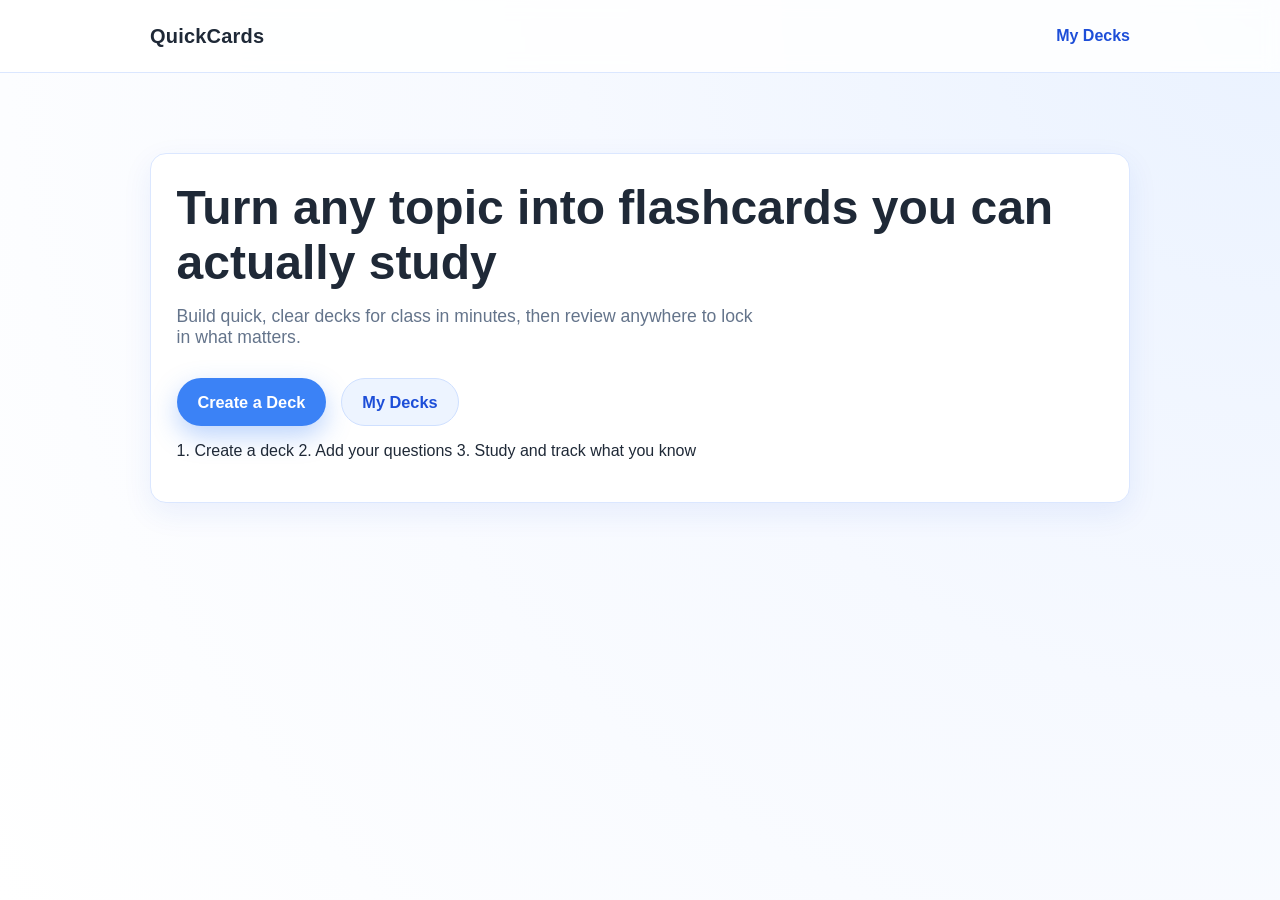
<file: index.html>
<!doctype html>
<html lang="en">
  <head>
    <meta charset="UTF-8" />
    <meta name="viewport" content="width=device-width, initial-scale=1.0" />
    <title>QuickCard – Study Smarter</title>
    <meta name="description" content="Create flashcard decks and study them anywhere. No sign-up needed." />
    <link rel="icon" type="image/svg+xml" href="./favicon.svg" />
    <link rel="stylesheet" href="styles.css" />
  </head>
  <body>
    <header class="site-header">
      <div class="container nav">
        <a class="brand" href="./index.html">QuickCards</a>
        <a class="nav-link" href="./decks/index.html">My Decks</a>
      </div>
    </header>

    <main class="hero">
      <section class="container hero-card">
        <h1>Turn any topic into flashcards you can actually study</h1>
        <p class="subtext">
          Build quick, clear decks for class in minutes, then review anywhere to lock in what matters.
        </p>
        <div class="actions hero-actions">
          <a class="btn btn-primary" href="./create/index.html">Create a Deck</a>
          <a class="btn btn-secondary" href="./decks/index.html">My Decks</a>
        </div>
        <p class="how-it-works">1. Create a deck  2. Add your questions  3. Study and track what you know</p>
      </section>
    </main>
  </body>
</html>
</file>
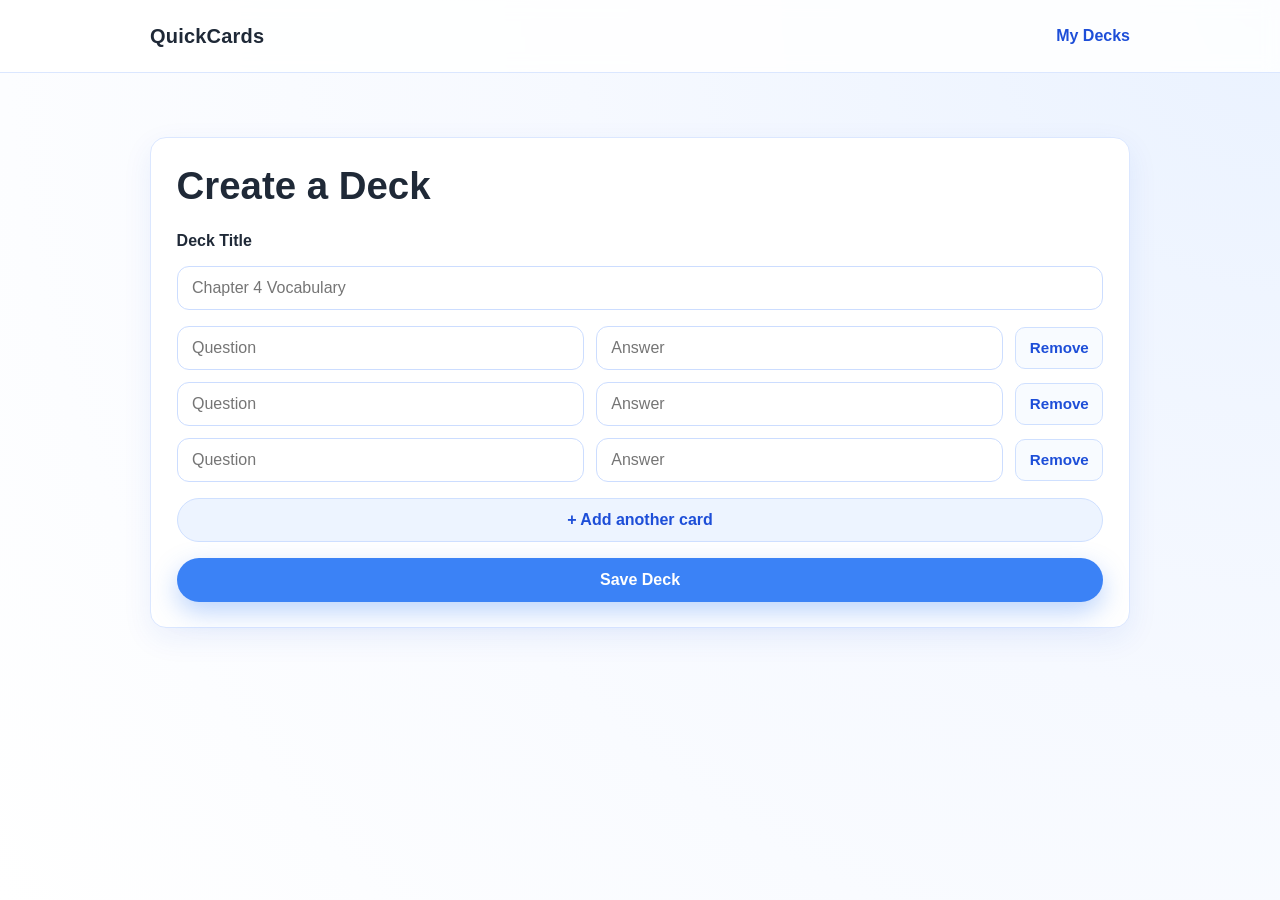
<file: create/index.html>
<!doctype html>
<html lang="en">
  <head>
    <meta charset="UTF-8" />
    <meta name="viewport" content="width=device-width, initial-scale=1.0" />
    <title>Create a Deck – QuickCards – Study Smarter</title>
    <meta name="description" content="Create flashcard decks and study them anywhere. No sign-up needed." />
    <link rel="icon" type="image/svg+xml" href="../favicon.svg" />
    <link rel="stylesheet" href="../styles.css" />
  </head>
  <body>
    <header class="site-header">
      <div class="container nav">
        <a class="brand" href="../index.html">QuickCards</a>
        <a class="nav-link" href="../decks/index.html">My Decks</a>
      </div>
    </header>

    <main class="page-main">
      <section class="container placeholder-card">
        <h1>Create a Deck</h1>
        <form id="create-deck-form" class="deck-form" novalidate>
          <label class="field-label" for="deck-title">Deck Title</label>
          <input
            id="deck-title"
            class="text-input"
            type="text"
            placeholder="Chapter 4 Vocabulary"
            autocomplete="off"
          />

          <div id="flashcard-rows" class="flashcard-rows" aria-live="polite"></div>

          <button id="add-card" type="button" class="btn btn-secondary">+ Add another card</button>

          <p id="form-error" class="form-error" hidden></p>

          <button type="submit" class="btn btn-primary">Save Deck</button>
        </form>
      </section>
    </main>
    <script type="module" src="../scripts/create-page.js"></script>
  </body>
</html>
</file>
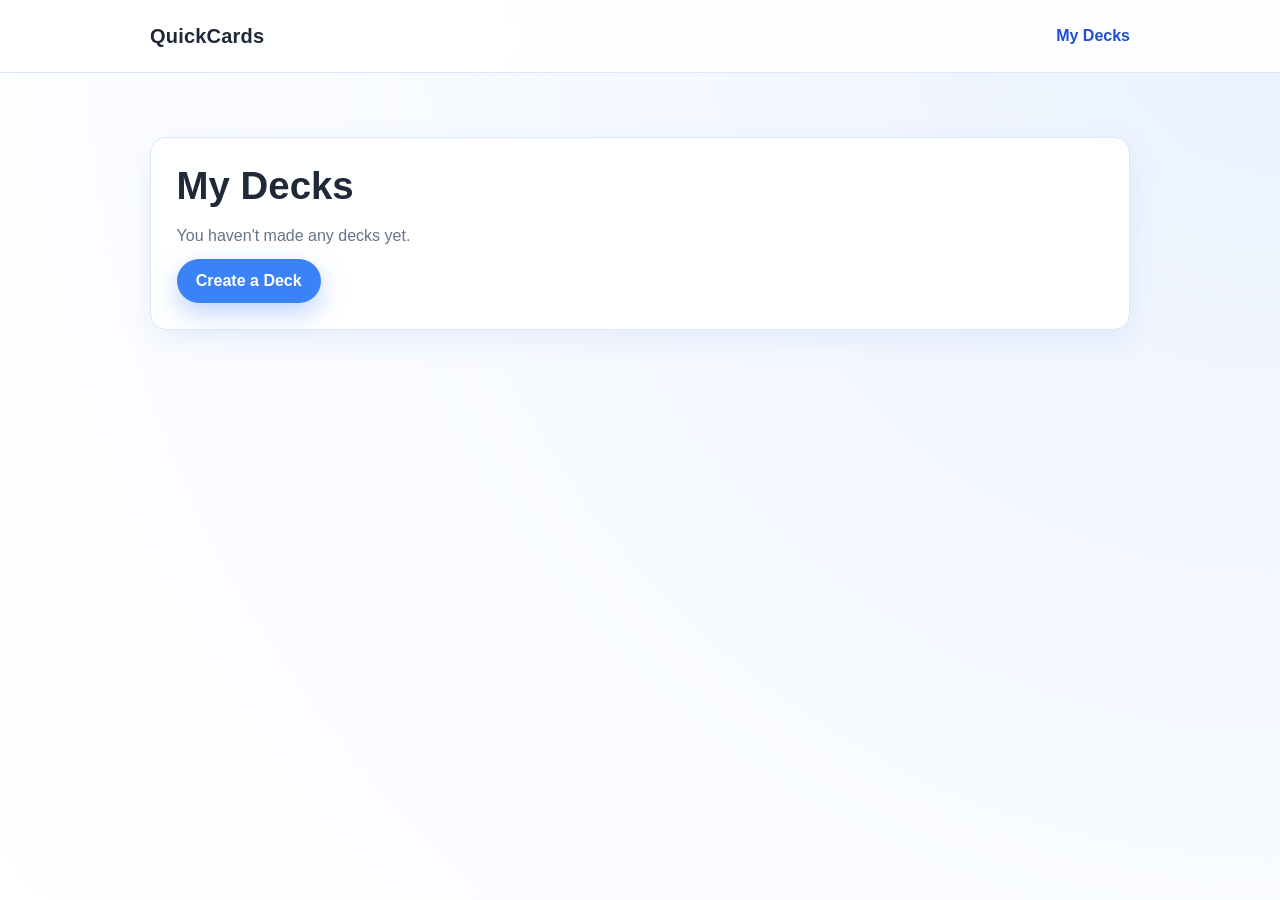
<file: decks/index.html>
<!doctype html>
<html lang="en">
  <head>
    <meta charset="UTF-8" />
    <meta name="viewport" content="width=device-width, initial-scale=1.0" />
    <title>My Decks – QuickCards – Study Smarter</title>
    <meta name="description" content="Create flashcard decks and study them anywhere. No sign-up needed." />
    <link rel="icon" type="image/svg+xml" href="../favicon.svg" />
    <link rel="stylesheet" href="../styles.css" />
  </head>
  <body>
    <header class="site-header">
      <div class="container nav">
        <a class="brand" href="../index.html">QuickCards</a>
        <a class="nav-link" href="./index.html">My Decks</a>
      </div>
    </header>

    <main class="page-main">
      <section class="container placeholder-card">
        <h1>My Decks</h1>
        <p id="decks-loading" class="loading-text">Loading your decks...</p>
        <div id="empty-state" class="empty-state" hidden>
          <p>You haven't made any decks yet.</p>
          <a class="btn btn-primary" href="../create/index.html">Create a Deck</a>
        </div>
        <section id="deck-list" class="deck-list" hidden aria-label="Saved decks"></section>
      </section>
    </main>
    <script type="module" src="../scripts/decks-page.js"></script>
  </body>
</html>
</file>
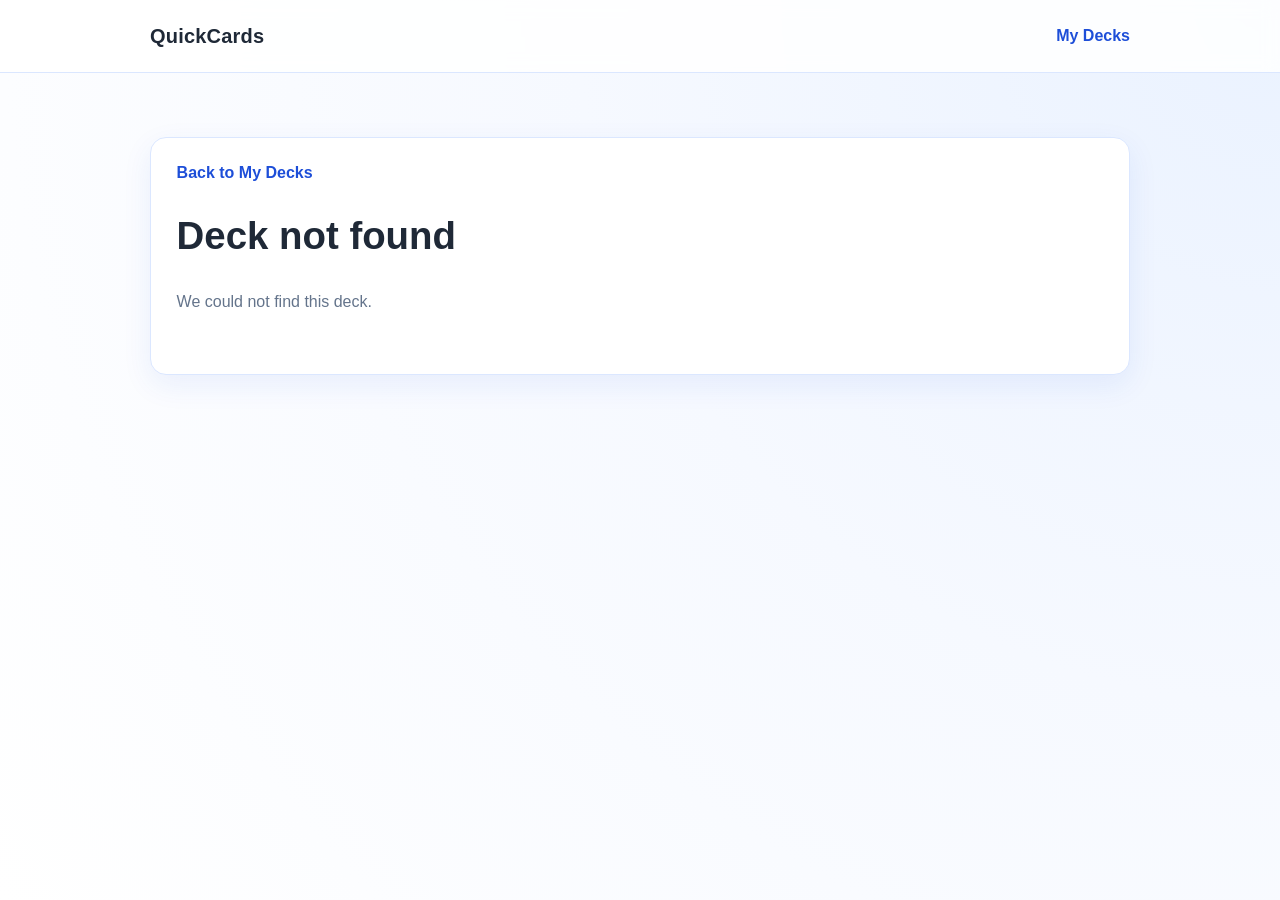
<file: decks/deck/index.html>
<!doctype html>
<html lang="en">
  <head>
    <meta charset="UTF-8" />
    <meta name="viewport" content="width=device-width, initial-scale=1.0" />
    <title>Deck Details – QuickCards – Study Smarter</title>
    <meta name="description" content="Create flashcard decks and study them anywhere. No sign-up needed." />
    <link rel="icon" type="image/svg+xml" href="../../favicon.svg" />
    <link rel="stylesheet" href="../../styles.css" />
  </head>
  <body>
    <header class="site-header">
      <div class="container nav">
        <a class="brand" href="../../index.html">QuickCards</a>
        <a class="nav-link" href="../index.html">My Decks</a>
      </div>
    </header>

    <main class="page-main">
      <section class="container placeholder-card detail-shell">
        <a href="../index.html" class="back-link">Back to My Decks</a>
        <div class="detail-header-row">
          <h1 id="deck-title">Deck</h1>
          <a id="edit-link" class="btn btn-secondary" href="#">Edit Deck</a>
        </div>

        <p id="detail-loading" class="loading-text">Loading this deck...</p>

        <div id="detail-empty" class="empty-state" hidden>
          <p>This deck has no cards yet.</p>
        </div>

        <ul id="flashcard-list" class="detail-list"></ul>

        <div class="actions detail-actions">
          <a id="study-link" class="btn btn-primary" href="#">Study This Deck</a>
        </div>
      </section>
    </main>

    <script type="module" src="../../scripts/deck-detail-page.js"></script>
  </body>
</html>
</file>
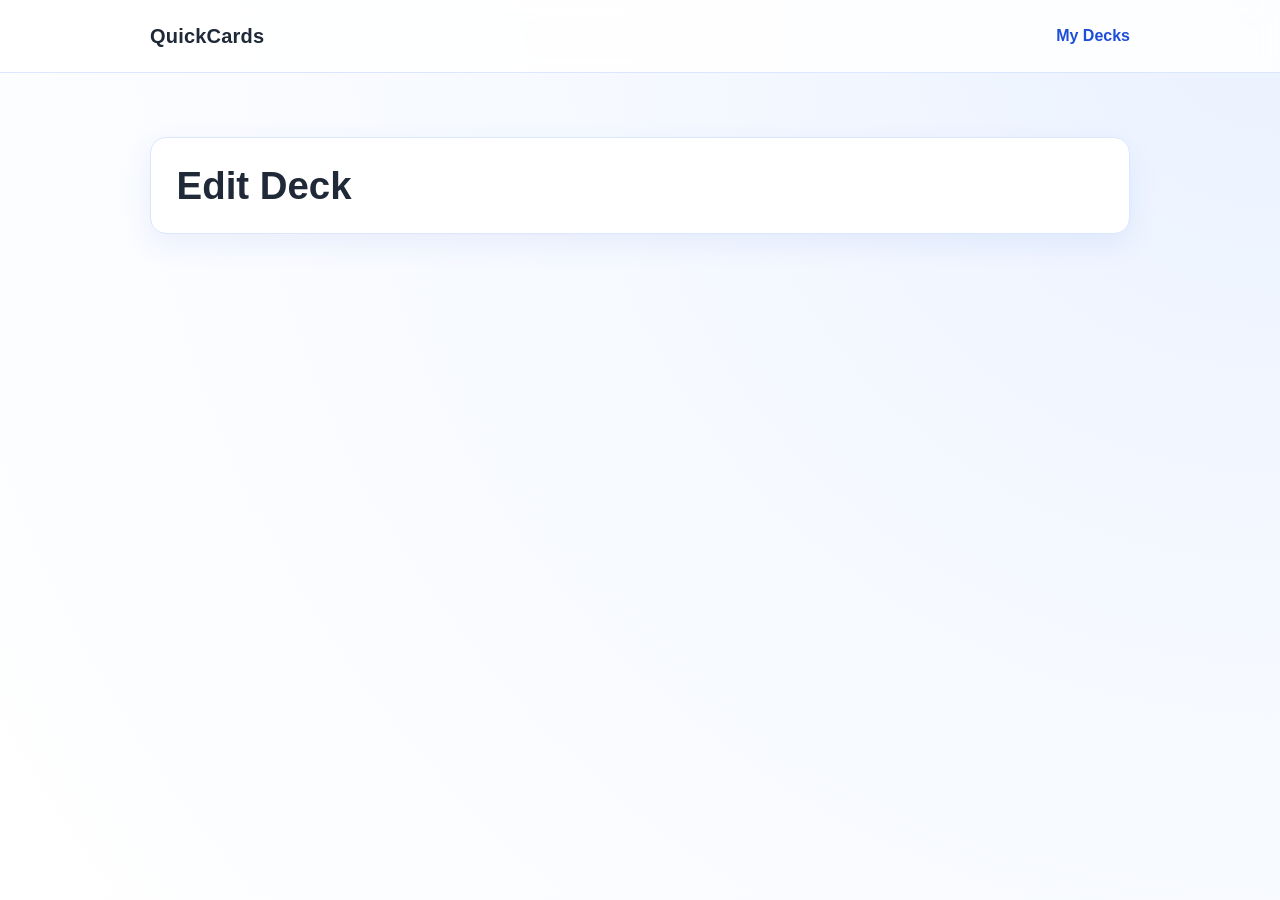
<file: decks/edit/index.html>
<!doctype html>
<html lang="en">
  <head>
    <meta charset="UTF-8" />
    <meta name="viewport" content="width=device-width, initial-scale=1.0" />
    <title>Edit Deck – QuickCards – Study Smarter</title>
    <meta name="description" content="Create flashcard decks and study them anywhere. No sign-up needed." />
    <link rel="icon" type="image/svg+xml" href="/favicon.svg" />
    <link rel="stylesheet" href="../../styles.css" />
  </head>
  <body>
    <header class="site-header">
      <div class="container nav">
        <a class="brand" href="/">QuickCards</a>
        <a class="nav-link" href="/decks">My Decks</a>
      </div>
    </header>

    <main class="page-main">
      <section class="container placeholder-card">
        <h1>Edit Deck</h1>
        <p id="edit-loading" class="loading-text">Loading this deck...</p>
        <form id="edit-deck-form" class="deck-form" novalidate>
          <label class="field-label" for="deck-title">Deck Title</label>
          <input
            id="deck-title"
            class="text-input"
            type="text"
            placeholder="Chapter 4 Vocabulary"
            autocomplete="off"
          />

          <div id="flashcard-rows" class="flashcard-rows" aria-live="polite"></div>

          <button id="add-card" type="button" class="btn btn-secondary">+ Add another card</button>

          <p id="form-error" class="form-error" hidden></p>

          <div class="actions form-actions">
            <button type="submit" class="btn btn-primary">Save Changes</button>
            <a id="cancel-link" class="btn btn-secondary" href="/decks">Cancel</a>
          </div>
        </form>
      </section>
    </main>

    <script type="module" src="../../scripts/edit-page.js"></script>
  </body>
</html>
</file>
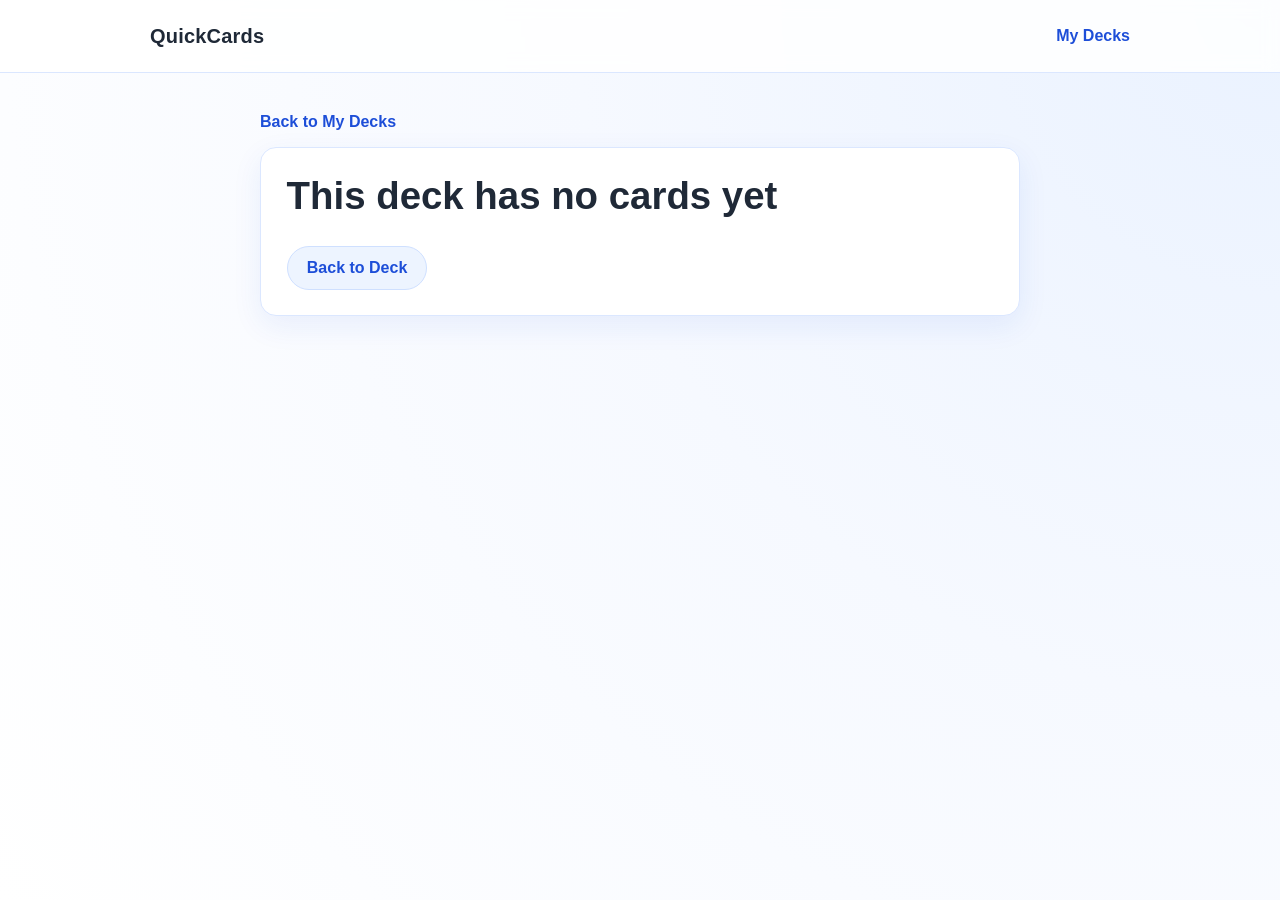
<file: decks/study/index.html>
<!doctype html>
<html lang="en">
  <head>
    <meta charset="UTF-8" />
    <meta name="viewport" content="width=device-width, initial-scale=1.0" />
    <title>Study Deck – QuickCards – Study Smarter</title>
    <meta name="description" content="Create flashcard decks and study them anywhere. No sign-up needed." />
    <link rel="icon" type="image/svg+xml" href="/favicon.svg" />
    <link rel="stylesheet" href="../../styles.css" />
  </head>
  <body>
    <header class="site-header">
      <div class="container nav">
        <a class="brand" href="/">QuickCards</a>
        <a class="nav-link" href="/decks">My Decks</a>
      </div>
    </header>

    <main class="page-main study-main">
      <section class="container study-shell" id="study-shell">
        <a id="study-back-link" href="/decks" class="back-link">Back to My Decks</a>

        <p id="study-loading" class="loading-text">Loading your study session...</p>

        <div id="study-empty" class="placeholder-card" hidden>
          <h1 class="study-title">This deck has no cards yet</h1>
          <div class="actions">
            <a id="empty-back-link" class="btn btn-secondary" href="#">Back to Deck</a>
          </div>
        </div>

        <div id="study-session" hidden>
          <p id="study-progress" class="study-progress">Card 1 of 1</p>

          <h1 id="study-deck-title" class="study-title">Study Deck</h1>

          <button id="flashcard" class="study-card" type="button" aria-label="Flip card">
            <span class="study-card-inner" id="study-card-inner">
              <span class="study-card-face study-card-front">
                <span class="study-label">Question</span>
                <span id="study-question" class="study-text"></span>
              </span>
              <span class="study-card-face study-card-back">
                <span class="study-label">Answer</span>
                <span id="study-answer" class="study-text"></span>
              </span>
            </span>
          </button>

          <p class="study-hint">Tap the card to flip. Press Enter or Space to flip with keyboard.</p>

          <div id="study-actions" class="actions study-actions" hidden>
            <button id="knew-it" class="btn btn-primary" type="button">I knew it</button>
            <button id="did-not-know" class="btn btn-secondary" type="button">I didn't know it</button>
          </div>
        </div>

        <div id="study-summary" class="placeholder-card study-summary" hidden>
          <h1 class="study-title" id="summary-line">You knew 0 out of 0 cards</h1>
          <div class="actions study-actions">
            <button id="study-again" class="btn btn-primary" type="button">Study Again</button>
            <a class="btn btn-secondary" href="/decks">Back to My Decks</a>
          </div>
        </div>
      </section>
    </main>

    <script type="module" src="../../scripts/study-page.js"></script>
  </body>
</html>
</file>
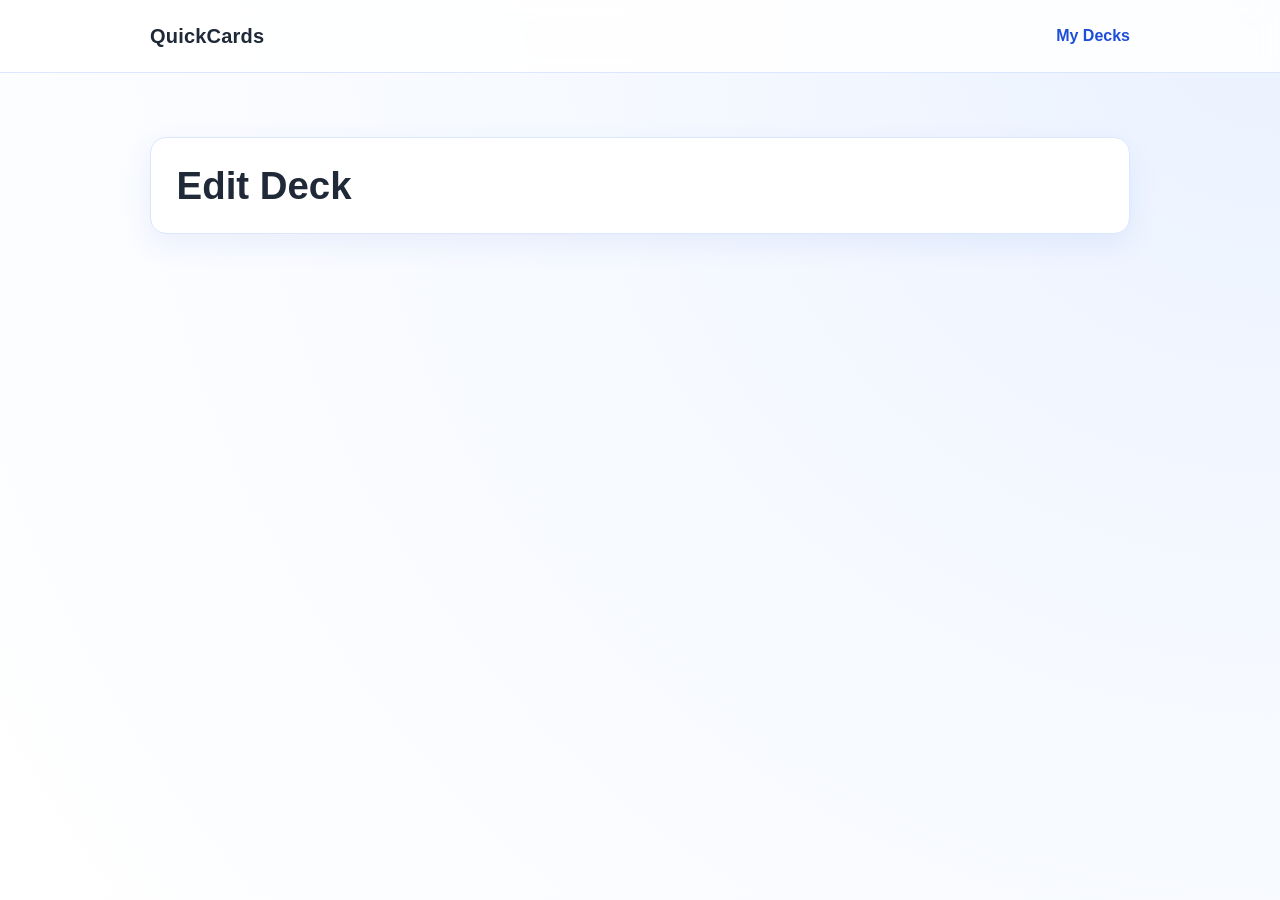
<file: decks/deck/edit/index.html>
<!doctype html>
<html lang="en">
  <head>
    <meta charset="UTF-8" />
    <meta name="viewport" content="width=device-width, initial-scale=1.0" />
    <title>Edit Deck – QuickCards – Study Smarter</title>
    <meta name="description" content="Create flashcard decks and study them anywhere. No sign-up needed." />
    <link rel="icon" type="image/svg+xml" href="../../../favicon.svg" />
    <link rel="stylesheet" href="../../../styles.css" />
  </head>
  <body>
    <header class="site-header">
      <div class="container nav">
        <a class="brand" href="../../../index.html">QuickCards</a>
        <a class="nav-link" href="../../index.html">My Decks</a>
      </div>
    </header>

    <main class="page-main">
      <section class="container placeholder-card">
        <h1>Edit Deck</h1>
        <p id="edit-loading" class="loading-text">Loading this deck...</p>
        <form id="edit-deck-form" class="deck-form" novalidate>
          <label class="field-label" for="deck-title">Deck Title</label>
          <input
            id="deck-title"
            class="text-input"
            type="text"
            placeholder="Chapter 4 Vocabulary"
            autocomplete="off"
          />

          <div id="flashcard-rows" class="flashcard-rows" aria-live="polite"></div>

          <button id="add-card" type="button" class="btn btn-secondary">+ Add another card</button>

          <p id="form-error" class="form-error" hidden></p>

          <div class="actions form-actions">
            <button type="submit" class="btn btn-primary">Save Changes</button>
            <a id="cancel-link" class="btn btn-secondary" href="../../index.html">Cancel</a>
          </div>
        </form>
      </section>
    </main>

    <script type="module" src="../../../scripts/edit-page.js"></script>
  </body>
</html>
</file>
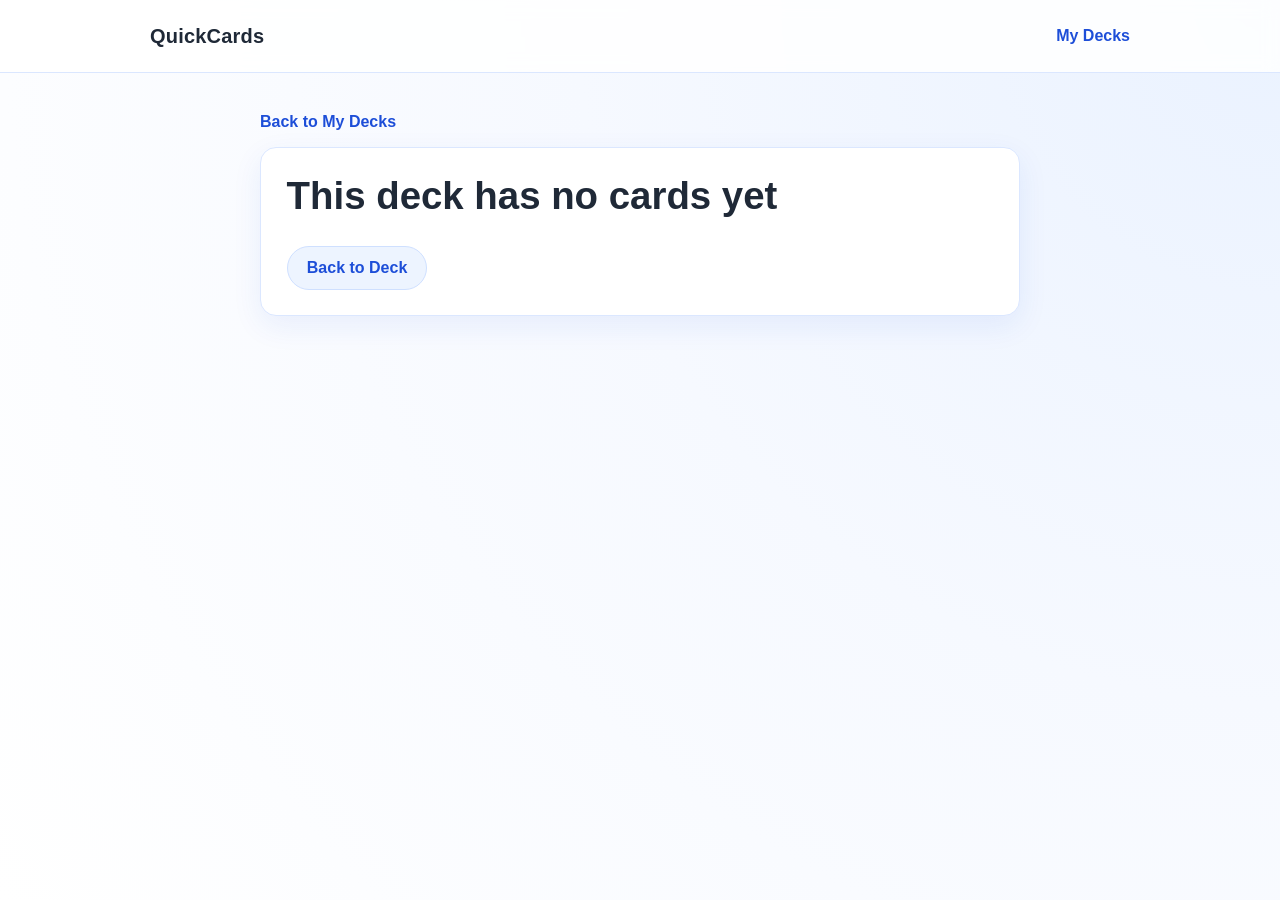
<file: decks/deck/study/index.html>
<!doctype html>
<html lang="en">
  <head>
    <meta charset="UTF-8" />
    <meta name="viewport" content="width=device-width, initial-scale=1.0" />
    <title>Study Deck – QuickCards – Study Smarter</title>
    <meta name="description" content="Create flashcard decks and study them anywhere. No sign-up needed." />
    <link rel="icon" type="image/svg+xml" href="../../../favicon.svg" />
    <link rel="stylesheet" href="../../../styles.css" />
  </head>
  <body>
    <header class="site-header">
      <div class="container nav">
        <a class="brand" href="../../../index.html">QuickCards</a>
        <a class="nav-link" href="../../index.html">My Decks</a>
      </div>
    </header>

    <main class="page-main study-main">
      <section class="container study-shell" id="study-shell">
        <a id="study-back-link" href="../../index.html" class="back-link">Back to My Decks</a>

        <p id="study-loading" class="loading-text">Loading your study session...</p>

        <div id="study-empty" class="placeholder-card" hidden>
          <h1 class="study-title">This deck has no cards yet</h1>
          <div class="actions">
            <a id="empty-back-link" class="btn btn-secondary" href="#">Back to Deck</a>
          </div>
        </div>

        <div id="study-session" hidden>
          <p id="study-progress" class="study-progress">Card 1 of 1</p>

          <h1 id="study-deck-title" class="study-title">Study Deck</h1>

          <button id="flashcard" class="study-card" type="button" aria-label="Flip card">
            <span class="study-card-inner" id="study-card-inner">
              <span class="study-card-face study-card-front">
                <span class="study-label">Question</span>
                <span id="study-question" class="study-text"></span>
              </span>
              <span class="study-card-face study-card-back">
                <span class="study-label">Answer</span>
                <span id="study-answer" class="study-text"></span>
              </span>
            </span>
          </button>

          <p class="study-hint">Tap the card to flip. Press Enter or Space to flip with keyboard.</p>

          <div id="study-actions" class="actions study-actions" hidden>
            <button id="knew-it" class="btn btn-primary" type="button">I knew it</button>
            <button id="did-not-know" class="btn btn-secondary" type="button">I didn't know it</button>
          </div>
        </div>

        <div id="study-summary" class="placeholder-card study-summary" hidden>
          <h1 class="study-title" id="summary-line">You knew 0 out of 0 cards</h1>
          <div class="actions study-actions">
            <button id="study-again" class="btn btn-primary" type="button">Study Again</button>
            <a class="btn btn-secondary" href="../../index.html">Back to My Decks</a>
          </div>
        </div>
      </section>
    </main>

    <script type="module" src="../../../scripts/study-page.js"></script>
  </body>
</html>
</file>
<file: styles.css>
:root {
  --accent: #3b82f6;
  --accent-dark: #1d4ed8;
  --bg: #f6f9ff;
  --surface: #ffffff;
  --text: #1f2937;
  --muted: #64748b;
  --border: #dbe7ff;
  --radius-lg: 16px;
  --radius-md: 12px;
  --shadow: 0 10px 30px rgba(29, 78, 216, 0.08);
}

* {
  box-sizing: border-box;
}

[hidden] {
  display: none !important;
}

body {
  margin: 0;
  font-family: "Avenir Next", "Nunito", "Segoe UI", sans-serif;
  color: var(--text);
  background: radial-gradient(circle at top right, #eaf2ff 0%, var(--bg) 45%, #ffffff 100%);
  min-height: 100vh;
}

.container {
  width: min(100% - 2rem, 980px);
  margin: 0 auto;
}

.site-header {
  position: sticky;
  top: 0;
  backdrop-filter: blur(8px);
  background: rgba(255, 255, 255, 0.86);
  border-bottom: 1px solid var(--border);
  z-index: 10;
}

.nav {
  display: flex;
  align-items: center;
  justify-content: space-between;
  gap: 0.75rem;
  min-height: 72px;
}

.brand {
  font-weight: 800;
  letter-spacing: 0.2px;
  font-size: 1.25rem;
  text-decoration: none;
  color: var(--text);
}

.nav-link {
  text-decoration: none;
  color: var(--accent-dark);
  font-weight: 700;
}

.nav-link:hover,
.brand:hover {
  opacity: 0.85;
}

.hero {
  padding: 5rem 0 3.5rem;
}

.hero-card,
.placeholder-card {
  background: var(--surface);
  border: 1px solid var(--border);
  border-radius: var(--radius-lg);
  box-shadow: var(--shadow);
  padding: clamp(1.25rem, 2vw, 2.5rem);
}

.hero h1 {
  margin: 0;
  font-size: clamp(1.8rem, 5vw, 3rem);
  line-height: 1.15;
}

.subtext {
  margin-top: 1rem;
  color: var(--muted);
  font-size: clamp(1rem, 2.2vw, 1.1rem);
  max-width: 60ch;
}

.actions {
  margin-top: 1.75rem;
  display: flex;
  gap: 0.9rem;
  flex-wrap: wrap;
}

.hero-actions {
  margin-top: 1.9rem;
}

.hero-actions .btn {
  font-size: 1.02rem;
  min-height: 48px;
  padding: 0.82rem 1.3rem;
}

.btn {
  border: 0;
  border-radius: 999px;
  min-height: 44px;
  padding: 0.75rem 1.2rem;
  font-size: 1rem;
  font-weight: 700;
  text-decoration: none;
  display: inline-flex;
  align-items: center;
  justify-content: center;
  transition: transform 120ms ease, box-shadow 120ms ease, background-color 120ms ease;
}

.btn-primary {
  background: var(--accent);
  color: #fff;
  box-shadow: 0 10px 26px rgba(59, 130, 246, 0.34);
}

.btn-secondary {
  background: #edf4ff;
  color: var(--accent-dark);
  border: 1px solid #cfe0ff;
}

.btn:hover {
  transform: translateY(-1px);
}

.page-main {
  padding: 4rem 0 2rem;
}

.placeholder-card h1 {
  margin: 0;
  font-size: clamp(1.6rem, 4.5vw, 2.4rem);
}

.deck-form {
  margin-top: 1.5rem;
  display: grid;
  gap: 1rem;
}

.field-label {
  font-weight: 700;
}

.text-input {
  width: 100%;
  border: 1px solid #ccddff;
  border-radius: var(--radius-md);
  padding: 0.75rem 0.9rem;
  font-size: 1rem;
  color: var(--text);
  background: #fff;
}

.text-input:focus {
  outline: 2px solid #c3dbff;
  border-color: var(--accent);
}

.flashcard-rows {
  display: grid;
  gap: 0.75rem;
}

.flashcard-row {
  display: grid;
  grid-template-columns: 1fr 1fr auto;
  gap: 0.75rem;
  align-items: center;
}

.btn-ghost {
  border: 1px solid #cfe0ff;
  background: #f8fbff;
  color: var(--accent-dark);
}

.btn-small {
  border-radius: 10px;
  min-height: 42px;
  padding: 0.62rem 0.85rem;
  font-size: 0.95rem;
}

.btn-danger {
  border-color: #ffd0d0;
  color: #b42318;
  background: #fff7f7;
}

.form-error {
  margin: 0;
  color: #b42318;
  background: #fff4f4;
  border: 1px solid #ffd3d3;
  border-radius: var(--radius-md);
  padding: 0.7rem 0.8rem;
  font-weight: 600;
}

.empty-state {
  margin-top: 1.2rem;
  display: grid;
  justify-items: start;
  gap: 0.9rem;
}

.empty-state p {
  margin: 0;
  color: var(--muted);
}

.deck-list {
  margin-top: 1.2rem;
  display: grid;
  gap: 1rem;
  grid-template-columns: repeat(auto-fit, minmax(240px, 1fr));
}

.deck-card {
  border: 1px solid var(--border);
  border-radius: var(--radius-md);
  padding: 0.95rem;
  background: #fbfdff;
}

.deck-card-top {
  display: flex;
  justify-content: space-between;
  gap: 0.75rem;
  align-items: flex-start;
}

.deck-link {
  text-decoration: none;
  color: var(--text);
  font-weight: 800;
  line-height: 1.25;
}

.deck-link:hover {
  color: var(--accent-dark);
}

.deck-count {
  margin: 0.85rem 0 0;
  color: var(--muted);
  font-size: 0.95rem;
}

.back-link {
  display: inline-block;
  color: var(--accent-dark);
  text-decoration: none;
  font-weight: 700;
  margin-bottom: 1rem;
}

.back-link:hover {
  opacity: 0.9;
}

.detail-shell {
  display: grid;
  gap: 1rem;
}

.detail-header-row {
  display: flex;
  align-items: flex-start;
  justify-content: space-between;
  gap: 0.9rem;
  flex-wrap: wrap;
}

.detail-header-row h1 {
  margin: 0;
}

.detail-list {
  list-style: none;
  margin: 0;
  padding: 0;
  display: grid;
  gap: 0.8rem;
}

.detail-item {
  background: #fbfdff;
  border: 1px solid var(--border);
  border-radius: var(--radius-md);
  padding: 0.85rem 0.9rem;
}

.detail-question,
.detail-answer {
  margin: 0;
}

.detail-question {
  font-weight: 800;
}

.detail-answer {
  margin-top: 0.45rem;
  color: var(--muted);
}

.detail-question,
.detail-answer,
.study-text,
.subtext,
.deck-link {
  overflow-wrap: anywhere;
}

.detail-actions {

.how-it-works {
  margin: 1.2rem 0 0;
  color: #325891;
  font-weight: 700;
  line-height: 1.45;
}

.loading-text {
  margin: 0.9rem 0 0;
  color: var(--muted);
  font-weight: 700;
}
  margin-top: 0.35rem;
}

.study-main {
  padding-top: 2.5rem;
}

.study-shell {
  max-width: 760px;
}

.study-progress {
  margin: 0;
  color: var(--muted);
  font-weight: 700;
}

.study-title {
  margin: 0.35rem 0 1rem;
  font-size: clamp(1.6rem, 4.5vw, 2.4rem);
}

.study-card {
  width: 100%;
  max-width: 100%;
  min-height: clamp(290px, 56vw, 420px);
  border: 0;
  padding: 0;
  background: transparent;
  cursor: pointer;
  perspective: 1200px;
  border-radius: 22px;
}

.study-card-inner {
  position: relative;
  display: block;
  width: 100%;
  height: 100%;
  min-height: inherit;
  transform-style: preserve-3d;
  transition: transform 460ms cubic-bezier(0.22, 1, 0.36, 1);
}

.study-card-inner.is-flipped {
  transform: rotateY(180deg);
}

.study-card-face {
  position: absolute;
  inset: 0;
  display: grid;
  align-content: center;
  justify-items: center;
  gap: 1rem;
  text-align: center;
  padding: 1.5rem;
  border-radius: 22px;
  border: 1px solid #bfd6ff;
  box-shadow: 0 16px 45px rgba(59, 130, 246, 0.18);
  backface-visibility: hidden;
}

.study-card-front {
  background: linear-gradient(135deg, #ffffff 0%, #f1f7ff 100%);
}

.study-card-back {
  transform: rotateY(180deg);
  background: linear-gradient(135deg, #f4f9ff 0%, #e8f2ff 100%);
}

.study-label {
  color: var(--accent-dark);
  font-size: 0.92rem;
  font-weight: 800;
  letter-spacing: 0.4px;
  text-transform: uppercase;
}

.study-text {
  font-size: clamp(1.2rem, 4vw, 1.9rem);
  font-weight: 800;
  line-height: 1.3;
  max-width: 20ch;
}

.study-hint {
  margin: 0.8rem 0 0;
  color: var(--muted);
  text-align: center;
}

.study-actions {
  margin-top: 1rem;
}

.study-summary {
  max-width: 760px;
}

.form-actions {
  align-items: center;
}

@media (max-width: 640px) {
  .nav {
    min-height: 64px;
    gap: 0.5rem;
  }

  .brand {
    font-size: 1.05rem;
    line-height: 1.15;
  }

  .nav-link {
    font-size: 0.95rem;
  }

  .hero {
    padding: 3rem 0 2.6rem;
  }

  .hero h1 {
    font-size: clamp(1.55rem, 8.5vw, 2rem);
    line-height: 1.2;
  }

  .actions {
    flex-direction: column;
  }

  .actions .btn {
    width: 100%;
  }

  .how-it-works {
    font-size: 0.95rem;
  }

  .flashcard-row {
    grid-template-columns: 1fr;
    gap: 0.6rem;
  }

  .flashcard-row .btn {
    justify-self: start;
    width: auto;
  }

  .deck-list {
    grid-template-columns: 1fr;
  }

  .detail-item {
    padding: 0.85rem;
  }

  .study-main {
    padding-top: 1.4rem;
  }

  .study-card {
    min-height: min(68vh, 380px);
  }

  .study-card-face {
    padding: 1.15rem;
  }

  .study-actions {
    flex-direction: column;
  }

  .study-actions .btn {
    width: 100%;
  }

  .form-actions .btn {
    width: 100%;
  }
}
</file>
